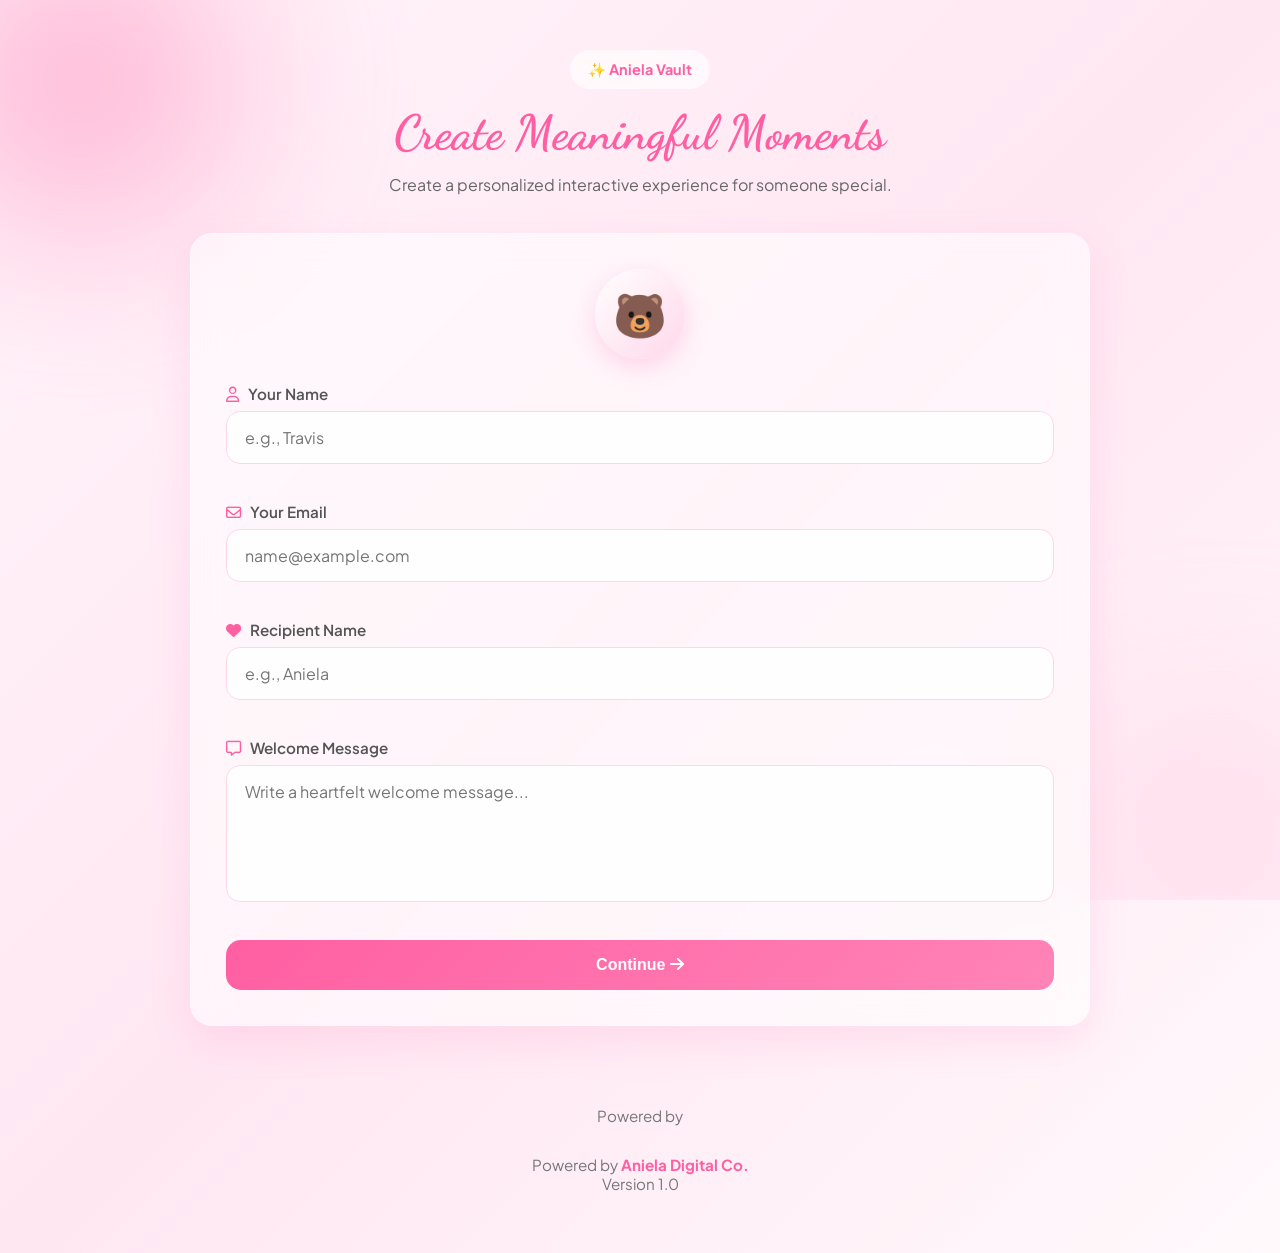
<file: index.html>
<!DOCTYPE html>
<html lang="en">
<head>
<meta charset="UTF-8">
<meta name="viewport" content="width=device-width,initial-scale=1.0">
<title>Aniela Vault | Create Meaningful Moments</title>

<link rel="preconnect" href="https://fonts.googleapis.com">
<link rel="preconnect" href="https://fonts.gstatic.com" crossorigin>

<link href="https://fonts.googleapis.com/css2?family=Dancing+Script:wght@700&family=Plus+Jakarta+Sans:wght@400;500;600;700&display=swap" rel="stylesheet">

<link rel="stylesheet" href="https://cdnjs.cloudflare.com/ajax/libs/font-awesome/6.7.2/css/all.min.css">

<link rel="stylesheet" href="style.css">
</head>

<body>

<div class="ambient-background">
<div class="glow-orb orb-1"></div>
<div class="glow-orb orb-2"></div>
</div>

<main class="app-container">

<!-- ========================= -->
<!-- SCREEN 1 : SENDER FORM -->
<!-- ========================= -->

<section class="screen active" id="screen-landing">

<div class="brand-header">

<span class="brand-badge">
✨ Aniela Vault
</span>

<h1 class="brand-tagline">
Create Meaningful Moments
</h1>

<p class="brand-subtext">
Create a personalized interactive experience for someone special.
</p>

</div>

<div class="glass-card">

<div class="avatar-wrapper">

<div class="brand-avatar-frame">

<span class="bear-icon">
🐻
</span>

</div>

</div>

<form id="senderForm" autocomplete="off">

<div class="input-group">

<label for="senderName">

<i class="fa-regular fa-user"></i>

Your Name

</label>

<input
type="text"
id="senderName"
placeholder="e.g., Travis"
required>

</div>

<div class="input-group">

<label for="senderEmail">

<i class="fa-regular fa-envelope"></i>

Your Email

</label>

<input
type="email"
id="senderEmail"
placeholder="name@example.com"
required>

</div>

<div class="input-group">

<label for="recipientName">

<i class="fa-solid fa-heart"></i>

Recipient Name

</label>

<input
type="text"
id="recipientName"
placeholder="e.g., Aniela"
required>

</div>

<div class="input-group">

<label for="welcomeMessage">

<i class="fa-regular fa-message"></i>

Welcome Message

</label>

<textarea
id="welcomeMessage"
rows="5"
placeholder="Write a heartfelt welcome message..."></textarea>

</div>

<button
type="submit"
class="btn btn-primary">

Continue

<i class="fa-solid fa-arrow-right"></i>

</button>

</form>

</div>

</section>

<!-- ========================= -->
<!-- SCREEN 2 : SELECT QUESTIONS -->
<!-- ========================= -->

<section class="screen" id="screen-questions">

<div class="brand-header">

<span
class="brand-badge"
id="questionCounter">

✨ Selected 0 / 3

</span>

<h1 class="brand-tagline">

Choose 3 Questions

</h1>

<p class="brand-subtext">

Select three questions that you want

<span
class="recipient-display-name">
</span>

to answer.

</p>

</div>

<div
class="questions-grid"
id="questionsGrid">

<!-- Questions generated by JavaScript -->

</div>

<button
class="btn btn-primary"
id="btnGenerateLink"
disabled>

Generate Link

<i class="fa-solid fa-link"></i>

</button>

</section>
<!-- ========================= -->
<!-- SCREEN 3 : GENERATE LINK -->
<!-- ========================= -->

<section class="screen" id="screen-copy-link">

<div class="brand-header">

<span class="brand-badge">

🔗 Experience Ready

</span>

<h1 class="brand-tagline">

Share Your Link

</h1>

<p class="brand-subtext">

Your personalized experience has been created successfully.

</p>

</div>

<div class="glass-card">

<div class="avatar-wrapper">

<div class="brand-avatar-frame">

<span class="bear-icon">

📨

</span>

</div>

</div>

<p class="copy-description">

Copy the link below and send it to

<strong class="recipient-display-name"></strong>

</p>

<div class="input-group">

<label for="generatedLink">

<i class="fa-solid fa-link"></i>

Personalized Link

</label>

<input
type="text"
id="generatedLink"
readonly>

</div>

<div class="button-group">

<button
type="button"
class="btn btn-primary"
id="btnCopyLink">

<i class="fa-regular fa-copy"></i>

Copy Link

</button>

</div>

<p
id="copyStatus"
class="copy-status">

✅ Link copied successfully!

</p>

</div>

</section>

<!-- ========================= -->
<!-- SCREEN 4 : RECIPIENT -->
<!-- ========================= -->

<section class="screen" id="screen-recipient-intro">

<div class="brand-header">

<span class="brand-badge">

💌 Welcome

</span>

<h1 class="brand-tagline">

Hello,

<span class="recipient-display-name"></span>

👋

</h1>

<p class="brand-subtext">

Someone created a personalized experience just for you.

</p>

</div>

<div class="glass-card">

<div class="avatar-wrapper">

<div class="brand-avatar-frame">

<span class="bear-icon">

🐻

</span>

</div>

</div>

<p class="welcome-title">

A message from

<strong id="senderDisplayName"></strong>

</p>

<div class="welcome-message-box">

<p id="displayWelcomeMessage">

Your personalized message will appear here.

</p>

</div>

<button
type="button"
class="btn btn-primary"
id="btnStartQuestions">

Start Answering

<i class="fa-solid fa-arrow-right"></i>

</button>

</div>

</section>
<!-- ========================= -->
<!-- SCREEN 5 : QUESTION VIEWER -->
<!-- ========================= -->

<section class="screen" id="screen-question-viewer">

<div class="brand-header">

<span class="brand-badge" id="viewerStepCounter">
Question 1 of 3
</span>

<h1 class="brand-tagline">
Answer Honestly
</h1>

<p class="brand-subtext">
Take your time and answer from the heart.
</p>

</div>

<div class="glass-card">

<h2 id="currentQuestionText" class="question-title"></h2>

<div class="input-group">

<label for="recipientAnswerField">

<i class="fa-regular fa-comment-dots"></i>

Your Answer

</label>

<textarea
id="recipientAnswerField"
rows="5"
placeholder="Type your answer here..."
required></textarea>

</div>

<button
type="button"
class="btn btn-primary"
id="btnNextQuestion">

Next

<i class="fa-solid fa-arrow-right"></i>

</button>

</div>

</section>

<!-- ========================= -->
<!-- SCREEN 6 : FINAL QUESTION -->
<!-- ========================= -->

<section class="screen" id="screen-final-question">

<div class="brand-header">

<span class="brand-badge">
❤️ Final Question
</span>

<h1 class="brand-tagline">
One Last Question...
</h1>

<p class="brand-subtext">
Before you go...
</p>

</div>

<div class="glass-card">

<h2
id="finalQuestionText"
class="final-question-title">

Would you like to go on a date with me? 🥹❤️

</h2>

<div class="button-group">

<button
class="btn btn-primary"
id="btnYes">

YES ❤️

</button>

<button
class="btn btn-secondary"
id="btnMaybe">

Maybe Next Time 🌸

</button>

<button
class="btn btn-secondary"
id="btnNo">

No 🙈

</button>

</div>

</div>

</section>

<!-- ========================= -->
<!-- SCREEN 7 : THANK YOU -->
<!-- ========================= -->

<section class="screen" id="screen-thank-you">

<div class="brand-header">

<span class="brand-badge">
🎉 Completed
</span>

<h1 class="brand-tagline">

Thank You!

</h1>

<p class="brand-subtext">

Your response has been submitted successfully.

</p>

</div>

<div class="glass-card">

<div class="avatar-wrapper">

<div class="brand-avatar-frame">

<span class="bear-icon">

🐻💖

</span>

</div>

</div>

<p class="thankyou-message">

Thank you for taking the time to answer.

We hope this little experience made you smile.

✨

</p>

<button
type="button"
class="btn btn-primary"
id="btnFinish">

Finish

</button>

</div>

</section>

</main>

<footer class="brand-footer">

<p>

Powered by

<footer class="brand-footer">

<p>

Powered by

<span class="company-name">

Aniela Digital Co.

</span>

</p>

<p class="version">

Version 1.0

</p>

</footer>
</file>
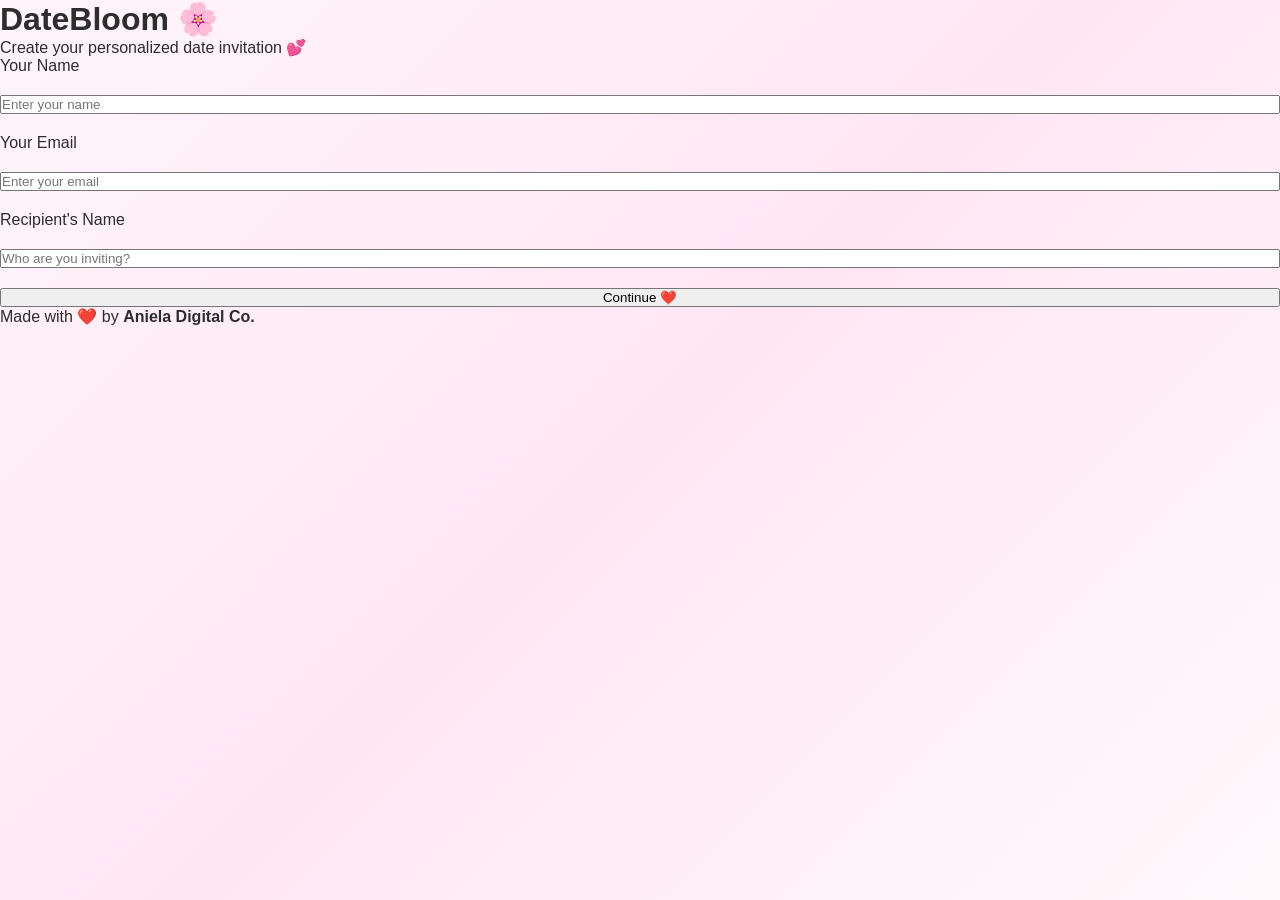
<file: int.html>
<!DOCTYPE html>
<html lang="en">

<head>

<meta charset="UTF-8">

<meta name="viewport" content="width=device-width, initial-scale=1.0">

<title>DateBloom 💖</title>

<link rel="preconnect" href="https://fonts.googleapis.com">

<link rel="preconnect" href="https://fonts.gstatic.com" crossorigin>

<link href="https://fonts.googleapis.com/css2?family=Pacifico&family=Poppins:wght@300;400;500;600&display=swap" rel="stylesheet">

<link rel="stylesheet" href="style.css">

</head>

<body>

<div class="background-hearts"></div>

<div class="container">

<h1>DateBloom 🌸</h1>

<p class="subtitle">
Create your personalized date invitation 💕
</p>

<form id="senderForm">

<label>Your Name</label>

<input
type="text"
id="senderName"
placeholder="Enter your name"
required>

<label>Your Email</label>

<input
type="email"
id="senderEmail"
placeholder="Enter your email"
required>

<label>Recipient's Name</label>

<input
type="text"
id="receiverName"
placeholder="Who are you inviting?"
required>

<button type="submit">

Continue ❤️

</button>

</form>

<p class="footer">

Made with ❤️ by
<strong>Aniela Digital Co.</strong>

</p>

</div>

<script src="script.js"></script>

</body>

</html>
</file>
<file: style.css>
/*==================================
ANIELA VAULT V1.0
==================================*/

:root{
--primary:#ff5fa2;
--secondary:#ff84b7;
--light:#fff8fc;
--dark:#2d2d2d;
--white:#ffffff;
--glass:rgba(255,255,255,.55);
--border:rgba(255,255,255,.35);
--shadow:0 15px 40px rgba(255,105,180,.15);
--radius:22px;
--transition:.35s ease;
--font:'Plus Jakarta Sans',sans-serif;
--script:'Dancing Script',cursive;
}

*{
margin:0;
padding:0;
box-sizing:border-box;
}

html{
scroll-behavior:smooth;
}

body{
font-family:var(--font);
background:linear-gradient(135deg,#fff5fb,#ffe7f2,#fff9fc);
min-height:100vh;
color:var(--dark);
overflow-x:hidden;
position:relative;
}

/*==============================
BACKGROUND
==============================*/

.ambient-background{
position:fixed;
inset:0;
overflow:hidden;
z-index:-1;
}

.glow-orb{
position:absolute;
border-radius:50%;
filter:blur(90px);
opacity:.45;
animation:float 10s ease-in-out infinite alternate;
}

.orb-1{
width:320px;
height:320px;
background:#ff79b0;
top:-80px;
left:-80px;
}

.orb-2{
width:260px;
height:260px;
background:#ffc1d9;
bottom:-70px;
right:-70px;
}

/*==============================
LAYOUT
==============================*/

.app-container{
width:min(92%,900px);
margin:auto;
padding:50px 0;
}

.screen{
display:none;
animation:fade .5s ease;
}

.screen.active{
display:block;
}

/*==============================
HEADER
==============================*/

.brand-header{
text-align:center;
margin-bottom:35px;
}

.brand-badge{
display:inline-block;
background:rgba(255,255,255,.65);
padding:10px 18px;
border-radius:999px;
font-size:.9rem;
font-weight:700;
color:var(--primary);
backdrop-filter:blur(10px);
margin-bottom:15px;
}

.brand-tagline{
font-family:var(--script);
font-size:3rem;
color:var(--primary);
margin-bottom:10px;
}

.brand-subtext{
font-size:1rem;
line-height:1.7;
color:#666;
max-width:620px;
margin:auto;
}

/*==============================
CARD
==============================*/

.glass-card{
background:var(--glass);
backdrop-filter:blur(18px);
border:1px solid var(--border);
border-radius:var(--radius);
padding:35px;
box-shadow:var(--shadow);
}

.avatar-wrapper{
display:flex;
justify-content:center;
margin-bottom:25px;
}

.brand-avatar-frame{
width:90px;
height:90px;
border-radius:50%;
display:flex;
align-items:center;
justify-content:center;
background:linear-gradient(135deg,#fff,#ffd7ea);
box-shadow:0 8px 25px rgba(255,105,180,.25);
}

.bear-icon{
font-size:2.7rem;
animation:float 3s ease-in-out infinite alternate;
}

/*==============================
BUTTONS
==============================*/

.btn{
width:100%;
border:none;
cursor:pointer;
padding:16px;
border-radius:15px;
font-size:1rem;
font-weight:700;
transition:var(--transition);
}

.btn-primary{
background:linear-gradient(135deg,var(--primary),var(--secondary));
color:#fff;
}

.btn-primary:hover{
transform:translateY(-3px);
box-shadow:0 12px 25px rgba(255,95,162,.35);
}

.btn-secondary{
background:#fff;
color:var(--primary);
border:2px solid #ffd3e5;
margin-top:12px;
}

.btn-secondary:hover{
background:#fff0f7;
}

.button-group{
display:flex;
flex-direction:column;
gap:15px;
margin-top:25px;
}

/*==============================
ANIMATION
==============================*/

@keyframes fade{
from{
opacity:0;
transform:translateY(20px);
}
to{
opacity:1;
transform:translateY(0);
}
}

@keyframes float{
from{
transform:translateY(-8px);
}
to{
transform:translateY(8px);
}
}
/*==============================
FORMS
==============================*/

form{
display:flex;
flex-direction:column;
gap:20px;
}

.input-group{
display:flex;
flex-direction:column;
gap:8px;
margin-bottom:18px;
}

.input-group label{
font-size:.95rem;
font-weight:600;
color:#555;
}

.input-group label i{
color:var(--primary);
margin-right:6px;
}

.input-group input,
.input-group textarea{
width:100%;
padding:15px 18px;
border:1px solid #ffd6e6;
border-radius:14px;
background:rgba(255,255,255,.85);
font-family:var(--font);
font-size:1rem;
outline:none;
transition:var(--transition);
}

.input-group textarea{
resize:none;
min-height:130px;
}

.input-group input:focus,
.input-group textarea:focus{
border-color:var(--primary);
box-shadow:0 0 0 4px rgba(255,95,162,.15);
}

/*==============================
QUESTION GRID
==============================*/

.questions-grid{
display:grid;
grid-template-columns:repeat(auto-fit,minmax(250px,1fr));
gap:18px;
margin:30px 0;
}

.question-card{
background:rgba(255,255,255,.75);
border:2px solid transparent;
border-radius:18px;
padding:20px;
cursor:pointer;
transition:var(--transition);
box-shadow:0 8px 18px rgba(0,0,0,.05);
}

.question-card:hover{
transform:translateY(-5px);
border-color:#ffd6e6;
box-shadow:0 15px 30px rgba(255,105,180,.15);
}

.question-card.selected{
border-color:var(--primary);
background:#fff0f7;
}

.question-card h3{
font-size:1rem;
margin-bottom:10px;
color:var(--primary);
}

.question-card p{
font-size:.93rem;
line-height:1.6;
color:#666;
}

/*==============================
COPY LINK
==============================*/

.copy-description{
text-align:center;
font-size:1rem;
margin-bottom:20px;
color:#666;
line-height:1.7;
}

.copy-status{
display:none;
margin-top:18px;
text-align:center;
font-weight:700;
color:var(--primary);
}

/*==============================
WELCOME MESSAGE
==============================*/

.welcome-title{
text-align:center;
font-weight:700;
margin-bottom:18px;
font-size:1.05rem;
}

.welcome-message-box{
background:rgba(255,255,255,.75);
border:1px solid #ffd7e8;
border-radius:16px;
padding:22px;
margin-bottom:25px;
line-height:1.8;
color:#555;
}

/*==============================
QUESTION VIEWER
==============================*/

.question-title{
font-size:1.4rem;
text-align:center;
color:var(--primary);
margin-bottom:25px;
line-height:1.6;
}

#recipientAnswerField{
min-height:160px;
}

/*==============================
COUNTERS
==============================*/

#viewerStepCounter,
#questionCounter{
font-weight:700;
letter-spacing:.3px;
}

/*==============================
LINK INPUT
==============================*/

#generatedLink{
font-weight:600;
text-align:center;
color:var(--primary);
background:#fff;
}
/*==============================
FINAL QUESTION
==============================*/

.final-question-title{
font-size:1.8rem;
font-weight:700;
text-align:center;
line-height:1.6;
margin-bottom:30px;
color:var(--primary);
}

#screen-final-question .button-group{
max-width:420px;
margin:30px auto 0;
}

/*==============================
THANK YOU
==============================*/

.thankyou-message{
text-align:center;
font-size:1.05rem;
line-height:1.8;
color:#666;
margin:25px 0 30px;
}

/*==============================
FOOTER
==============================*/

.brand-footer{
text-align:center;
padding:30px 20px;
color:#777;
font-size:.95rem;
}

.company-name{
font-weight:700;
color:var(--primary);
}

/*==============================
UTILITY
==============================*/

.text-center{
text-align:center;
}

.hidden{
display:none !important;
}

/*==============================
SCROLLBAR
==============================*/

::-webkit-scrollbar{
width:10px;
}

::-webkit-scrollbar-track{
background:#fff4f9;
}

::-webkit-scrollbar-thumb{
background:linear-gradient(var(--primary),var(--secondary));
border-radius:20px;
}

/*==============================
RESPONSIVE
==============================*/

@media(max-width:768px){

.app-container{
width:94%;
padding:30px 0;
}

.glass-card{
padding:25px;
}

.brand-tagline{
font-size:2.3rem;
}

.brand-subtext{
font-size:.95rem;
}

.brand-avatar-frame{
width:75px;
height:75px;
}

.bear-icon{
font-size:2.2rem;
}

.question-title{
font-size:1.2rem;
}

.final-question-title{
font-size:1.45rem;
}

.questions-grid{
grid-template-columns:1fr;
}

.btn{
padding:15px;
font-size:.95rem;
}

.input-group input,
.input-group textarea{
padding:14px;
}

}

@media(max-width:480px){

.brand-tagline{
font-size:2rem;
}

.brand-badge{
font-size:.8rem;
padding:8px 14px;
}

.glass-card{
padding:20px;
}

.brand-avatar-frame{
width:65px;
height:65px;
}

.bear-icon{
font-size:2rem;
}

.final-question-title{
font-size:1.25rem;
}

.question-title{
font-size:1.1rem;
}

.brand-footer{
font-size:.85rem;
}

}

/*==============================
SMOOTH EFFECTS
==============================*/

.glass-card,
.question-card,
.btn,
input,
textarea{
transition:all .3s ease;
}

.glass-card:hover{
transform:translateY(-2px);
}

.question-card:active,
.btn:active{
transform:scale(.98);
}
</file>
